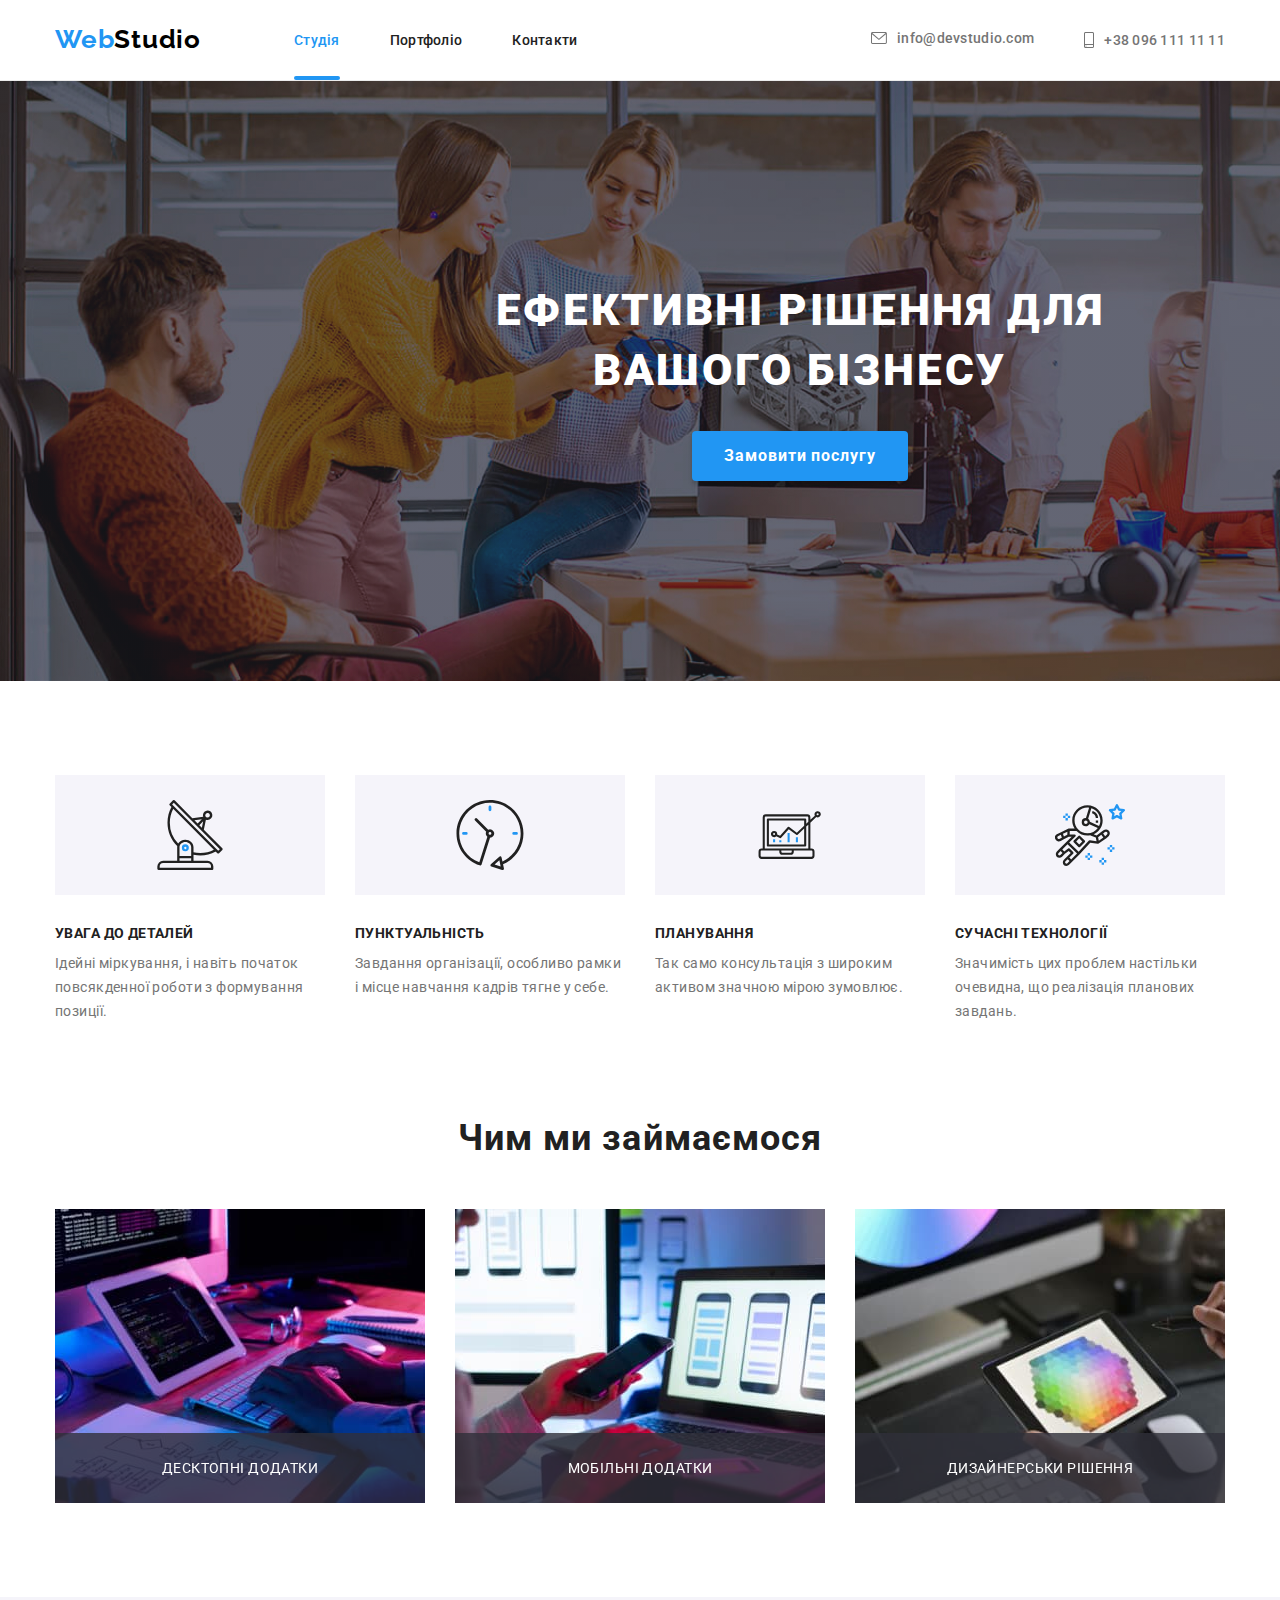
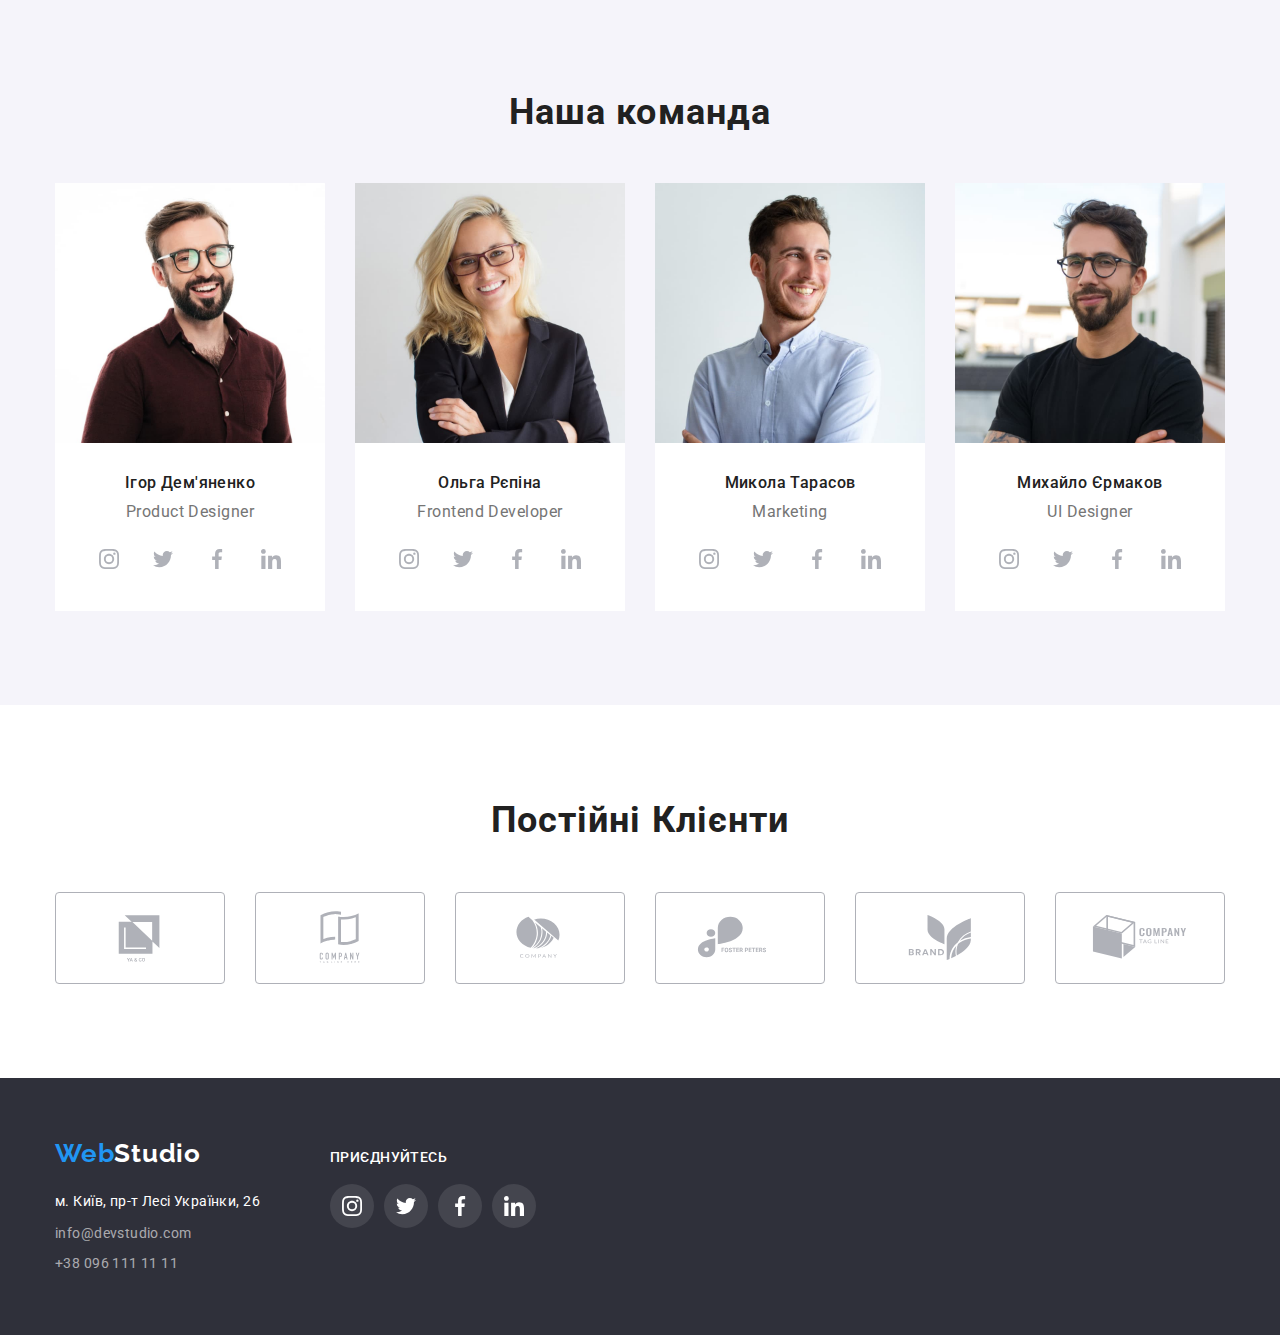
<file: index.html>
<!DOCTYPE html>
<html lang="uk">
  <head>
    <meta charset="UTF-8" />
    <meta http-equiv="X-UA-Compatible" content="IE=edge" />
    <meta name="viewport" content="width=device-width, initial-scale=1.0" />
    <link rel="preconnect" href="https://fonts.googleapis.com" />
    <link rel="preconnect" href="https://fonts.gstatic.com" crossorigin />
    <link
      href="https://fonts.googleapis.com/css2?family=Raleway:wght@700&family=Roboto:wght@400;500;700;900&display=swap"
      rel="stylesheet"
    />
    <link rel="stylesheet" href="https://cdnjs.cloudflare.com/ajax/libs/modern-normalize/1.1.0/modern-normalize.min.css"/>
    <link rel="stylesheet" href="./css/styles.css" />
    <title>Document</title>
  </head>
  <body>
    <header class="header">
      <div class="container header-container">
        <!-- navigation -->
        <a class="logo link" href="./index.html"
          ><span class="logo-accent">Web</span>Studio</a
        >
        <nav class="navigation">
          <ul class="nav-list">
            <li><a class="nav-link link current" href="">Студія</a></li>
            <li>
              <a class="nav-link link" href="./portfolio.html">Портфоліо</a>
            </li>
            <li><a class="nav-link link" href="">Контакти</a></li>
          </ul>
        </nav>
        <!-- contacts -->
        <div>
          <ul class="contact-list list">
            <li>
                <a class="mail-link link" href="mailto:info@devstudio.com"
                  ><svg class="icon-mail" wight="16" height="12">
                    <use href="./images/symbol-defs.svg#icon-envelope">                  
                    </use>
                  </svg> info@devstudio.com</a
                >
            </li>
            <li>
                <a class="tel-link link" href="tel:+380961111111"
                  ><svg class="icon-tel" wight="16" height="10">
                    <use href="./images/symbol-defs.svg#icon-smartphone">                  
                    </use>
                  </svg> +38 096 111 11 11</a
                >
            </li>
          </ul>
        </div>
      </div>
    </header>
    <main>
      <!-- Hero -->
      <section class="hero">
        <div class="container">
            <h1 class="hero-title">Ефективні рішення для вашого бізнесу</h1>
            <button data-modal-open class="hero-btn-title" type="button">Замовити послугу</button>
        </div>
        <div class="hero-backdrop is-hidden" data-modal>
          <div class="hero-modal">
            <button data-modal-close class="btn-modal-close" type="button"></button>
          </div>
         
        </div>
        <!-- <a href="">Замовити послугу</a> -->
      </section>
      <section class="section">
        <!-- web studio features -->
        <!-- h2 hidden -->
        <div class="container">
        <h2 class="hidden">Особливості</h2>
          <ul class="features list">
            <li class="features-list">
              <div class="features-icon">
              <svg width="70" height="70">
                <use href="./images/symbol-defs.svg#icon-antenna" width="70" heigth="70"></use>
              </svg>
            </div>
              <h3 class="features-item">увага до деталей</h3>
              <p class="features-text">
                Ідейні міркування, і навіть початок повсякденної роботи з
                формування позиції.
              </p>
            </li>
            <li class="features-list">
              <div class="features-icon">
                <svg width="70" height="70">
                  <use href="./images/symbol-defs.svg#icon-clock" width="70" heigth="70"></use>
                </svg>
              </div>
              <h3 class="features-item">пунктуальність</h3>
              <p class="features-text">
                Завдання організації, особливо рамки і місце навчання кадрів тягне
                у себе.
              </p>
            </li>
            <li class="features-list">
              <div class="features-icon">
                <svg width="70" height="70">
                  <use href="./images/symbol-defs.svg#icon-diagram" width="70" heigth="70"></use>
                </svg>
              </div>
              <h3 class="features-item">планування</h3>
              <p class="features-text">
                Так само консультація з широким активом значною мірою зумовлює.
              </p>
            </li>
            <li class="features-list">
              <div class="features-icon">
                <svg width="70" height="70">
                  <use href="./images/symbol-defs.svg#icon-astronaut" width="70" heigth="70"></use>
                </svg>
              </div>
              <h3 class="features-item">СУЧАСНІ ТЕХНОЛОГІЇ</h3>
              <p class="features-text">
                Значимість цих проблем настільки очевидна, що реалізація планових
                завдань.
              </p>
            </li>
          </ul>
        </div>
        
      </section>
      <!-- services -->
      <section class="section about">
        <div class="container">
          <h2 class="title">Чим ми займаємося</h2>
          <ul class="service-list list">
            <li class="service-item">
              <img
                src="./images/img1.jpg"
                alt="Десктопні додатки"
                width="370"
                height="294"
              />
              <p class="service-text">ДЕСКТОПНІ ДОДАТКИ</p>
            </li>
            <li  class="service-item">
              <img
                src="./images/img2.jpg"
                alt="мобільні додатки"
                width="370"
                height="294"
              />
              <p class="service-text">МОБІЛЬНІ ДОДАТКИ</p>
            </li>
            <li  class="service-item">
              <img
                src="./images/img3.jpg"
                alt="дизайнерські рішення"
                width="370"
                height="294"
              />
              <p class="service-text">ДИЗАЙНЕРСЬКИ РІШЕННЯ</p>
            </li>
          </ul>
        </div>
        
      </section>
      <!-- our team -->
      <section class="team section">
        <div class="container">
          <h2 class="title">Наша команда</h2>
          <ul class="team-list list">
            <li>
              <img
                src="./images/igor.jpg"
                alt="Ігор Дем'яненко"
                width="270"
                height="260"
              />
              <div class="team-item">
                <h3 class="team-member">Ігор Дем'яненко</h3>
                <p class="team-spec" lang="en">Product Designer</p>
                <ul class="team-social-list list">
                  <li class="team-social-item">
                    <a class="team-social-link link" href="#">
                      <svg class="team-cosial-icon" width="20" height="20">
                        <use href="./images/symbol-defs.svg#icon-instagram"></use>
                      </svg>
                    </a>
                      
                  </li>
                  <li class="team-social-item">
                    <a class="team-social-link" href="#">
                      <svg class="team-cosial-icon" width="20" height="20">
                        <use href="./images/symbol-defs.svg#icon-twitter"></use>
                      </svg>
                    </a>
                    
                  </li>
                  <li class="team-social-item">
                    <a class="team-social-link" href="#">
                      <svg class="team-cosial-icon" width="20" height="20">
                        <use href="./images/symbol-defs.svg#icon-facebook"></use>
                      </svg>
                    </a>
                    
                  </li>
                  <li class="team-social-item">
                    <a class="team-social-link" href="#">
                      <svg class="team-cosial-icon" width="20" height="20">
                        <use href="./images/symbol-defs.svg#icon-linkedin"></use>
                      </svg>
                    </a>
                  </li>
                </ul>
              </div>
            </li>
            <li>
              <img
                src="./images/olga.jpg"
                alt="Ольга Рєпіна"
                width="270"
                height="260"
              />
              <div class="team-item">
                <h3 class="team-member">Ольга Рєпіна</h3>
                <p class="team-spec" lang="en">Frontend Developer</p>
                <ul class="team-social-list list">
                  <li class="team-social-item">
                    <a class="team-social-link link" href="#">
                      <svg class="team-cosial-icon" width="20" height="20">
                        <use href="./images/symbol-defs.svg#icon-instagram"></use>
                      </svg>
                    </a>
                      
                  </li>
                  <li class="team-social-item">
                    <a class="team-social-link" href="#">
                      <svg class="team-cosial-icon" width="20" height="20">
                        <use href="./images/symbol-defs.svg#icon-twitter"></use>
                      </svg>
                    </a>
                    
                  </li>
                  <li class="team-social-item">
                    <a class="team-social-link" href="#">
                      <svg class="team-cosial-icon" width="20" height="20">
                        <use href="./images/symbol-defs.svg#icon-facebook"></use>
                      </svg>
                    </a>
                    
                  </li>
                  <li class="team-social-item">
                    <a class="team-social-link" href="#">
                      <svg class="team-cosial-icon" width="20" height="20">
                        <use href="./images/symbol-defs.svg#icon-linkedin"></use>
                      </svg>
                    </a>
                  </li>
                </ul>
              </div>
            </li>
            <li>
              <img
                src="./images/nikolay.jpg"
                alt="Микола Тарасов"
                width="270"
                height="260"
              />
              <div class="team-item">
                <h3 class="team-member">Микола Тарасов</h3>
                <p class="team-spec" lang="en">Marketing</p>
                <ul class="team-social-list list">
                  <li class="team-social-item">
                    <a class="team-social-link link" href="#">
                      <svg class="team-cosial-icon" width="20" height="20">
                        <use href="./images/symbol-defs.svg#icon-instagram"></use>
                      </svg>
                    </a>
                      
                  </li>
                  <li class="team-social-item">
                    <a class="team-social-link" href="#">
                      <svg class="team-cosial-icon" width="20" height="20">
                        <use href="./images/symbol-defs.svg#icon-twitter"></use>
                      </svg>
                    </a>
                    
                  </li>
                  <li class="team-social-item">
                    <a class="team-social-link" href="#">
                      <svg class="team-cosial-icon" width="20" height="20">
                        <use href="./images/symbol-defs.svg#icon-facebook"></use>
                      </svg>
                    </a>
                    
                  </li>
                  <li class="team-social-item">
                    <a class="team-social-link" href="#">
                      <svg class="team-cosial-icon" width="20" height="20">
                        <use href="./images/symbol-defs.svg#icon-linkedin"></use>
                      </svg>
                    </a>
                  </li>
                </ul>
              </div>
            </li>
            <li>
              <img
                src="./images/mihail.jpg"
                alt="Михайло Єрмаков"
                width="270"
                height="260"
              />
              <div class="team-item">
                <h3 class="team-member">Михайло Єрмаков</h3>
                <p class="team-spec" lang="en">UI Designer</p>
                <ul class="team-social-list list">
                  <li class="team-social-item">
                    <a class="team-social-link link" href="#">
                      <svg class="team-cosial-icon" width="20" height="20">
                        <use href="./images/symbol-defs.svg#icon-instagram"></use>
                      </svg>
                    </a>
                      
                  </li>
                  <li class="team-social-item">
                    <a class="team-social-link" href="#">
                      <svg class="team-cosial-icon" width="20" height="20">
                        <use href="./images/symbol-defs.svg#icon-twitter"></use>
                      </svg>
                    </a>
                    
                  </li>
                  <li class="team-social-item">
                    <a class="team-social-link" href="#">
                      <svg class="team-cosial-icon" width="20" height="20">
                        <use href="./images/symbol-defs.svg#icon-facebook"></use>
                      </svg>
                    </a>
                    
                  </li>
                  <li class="team-social-item">
                    <a class="team-social-link" href="#">
                      <svg class="team-cosial-icon" width="20" height="20">
                        <use href="./images/symbol-defs.svg#icon-linkedin"></use>
                      </svg>
                    </a>
                  </li>
                </ul>
              </div>
            </li>
          </ul>
        </div>
      </section>
      <section class="section">
        <div class="container">
        <h2  class="title">Постійні Клієнти</h2>
        <ul class="clients-list">
          <li class="clients-item">
            <a class="clients-link" href="#">
              <svg class="client-logo" width="106" height="60">
                <use href="./images/symbol-defs.svg#icon-Logo1"></use>
              </svg>
            </a>
          </li>
          <li class="clients-item">
            <a class="clients-link" href="#">
              <svg class="client-logo" width="106" height="60">
                <use href="./images/symbol-defs.svg#icon-Logo2"></use>
              </svg>
            </a>
          </li>
          <li class="clients-item">
            <a class="clients-link" href="#">
              <svg class="client-logo" width="106" height="60">
                <use href="./images/symbol-defs.svg#icon-Logo3"></use>
              </svg>
            </a>
          </li>
          <li class="clients-item">
            <a class="clients-link" href="#">
              <svg class="client-logo" width="106" height="60">
                <use href="./images/symbol-defs.svg#icon-Logo4"></use>
              </svg>
            </a>
          </li>
          <li class="clients-item">
            <a class="clients-link" href="#">
              <svg class="client-logo" width="106" height="60">
                <use href="./images/symbol-defs.svg#icon-Logo5"></use>
              </svg>
            </a>
          </li>
          <li class="clients-item">
            <a class="clients-link" href="#">
              <svg class="client-logo" width="106" height="60">
                <use href="./images/symbol-defs.svg#icon-Logo6"></use>
              </svg>
            </a>
          </li>
        </ul>
      </div>
      </section>
    </main>
    <footer class="footer">
      <div class="container">
        <div class="footer-container">
          <div>
            <a class="logo-footer link" href="#"
            ><span class="logo-accent">Web</span>Studio</a>
          <address class="address">
            <ul class="address-footer-list list">
              <li><p class="footer-street">м. Київ, пр-т Лесі Українки, 26</p></li>
              <li>
                <a class="contact-footer link" href="mailto:info@devstudio.com"
                  >info@devstudio.com</a
                >
              </li>
              <li>
                <a class="contact-footer link" href="tel:+380961111111"
                  >+38 096 111 11 11</a
                >
              </li>
            </ul>
          </address>
          </div>
          <div class="footer-social">
              <h2 class="footer-social-title">ПРИЄДНУЙТЕСЬ</h2>
              <ul class="footer-social-list list">
                <li class="footer-social-item">
                  <a class="footer-social-link" href="#">
                    <svg class="footer-cosial-icon" width="20" height="20">
                      <use href="./images/symbol-defs.svg#icon-instagram"></use>
                    </svg>
                  </a>
                </li>
                <li class="footer-social-item">
                  <a class="footer-social-link" href="#">
                    <svg class="footer-cosial-icon" width="20" height="20">
                      <use href="./images/symbol-defs.svg#icon-twitter"></use>
                    </svg>
                  </a>
                </li>
                <li class="footer-social-item">
                  <a class="footer-social-link" href="#">
                    <svg class="footer-cosial-icon" width="20" height="20">
                      <use href="./images/symbol-defs.svg#icon-facebook"></use>
                    </svg>
                  </a>
                </li>
                <li class="footer-social-item">
                  <a class="footer-social-link" href="#">
                    <svg class="footer-cosial-icon" width="20" height="20">
                      <use href="./images/symbol-defs.svg#icon-linkedin"></use>
                    </svg>
                  </a>
                </li>
              </div>
              </ul>
          </div>
        </div> 
    </footer>
    <script src="./JS/modal.js"></script>
  </body>
</html>
</file>
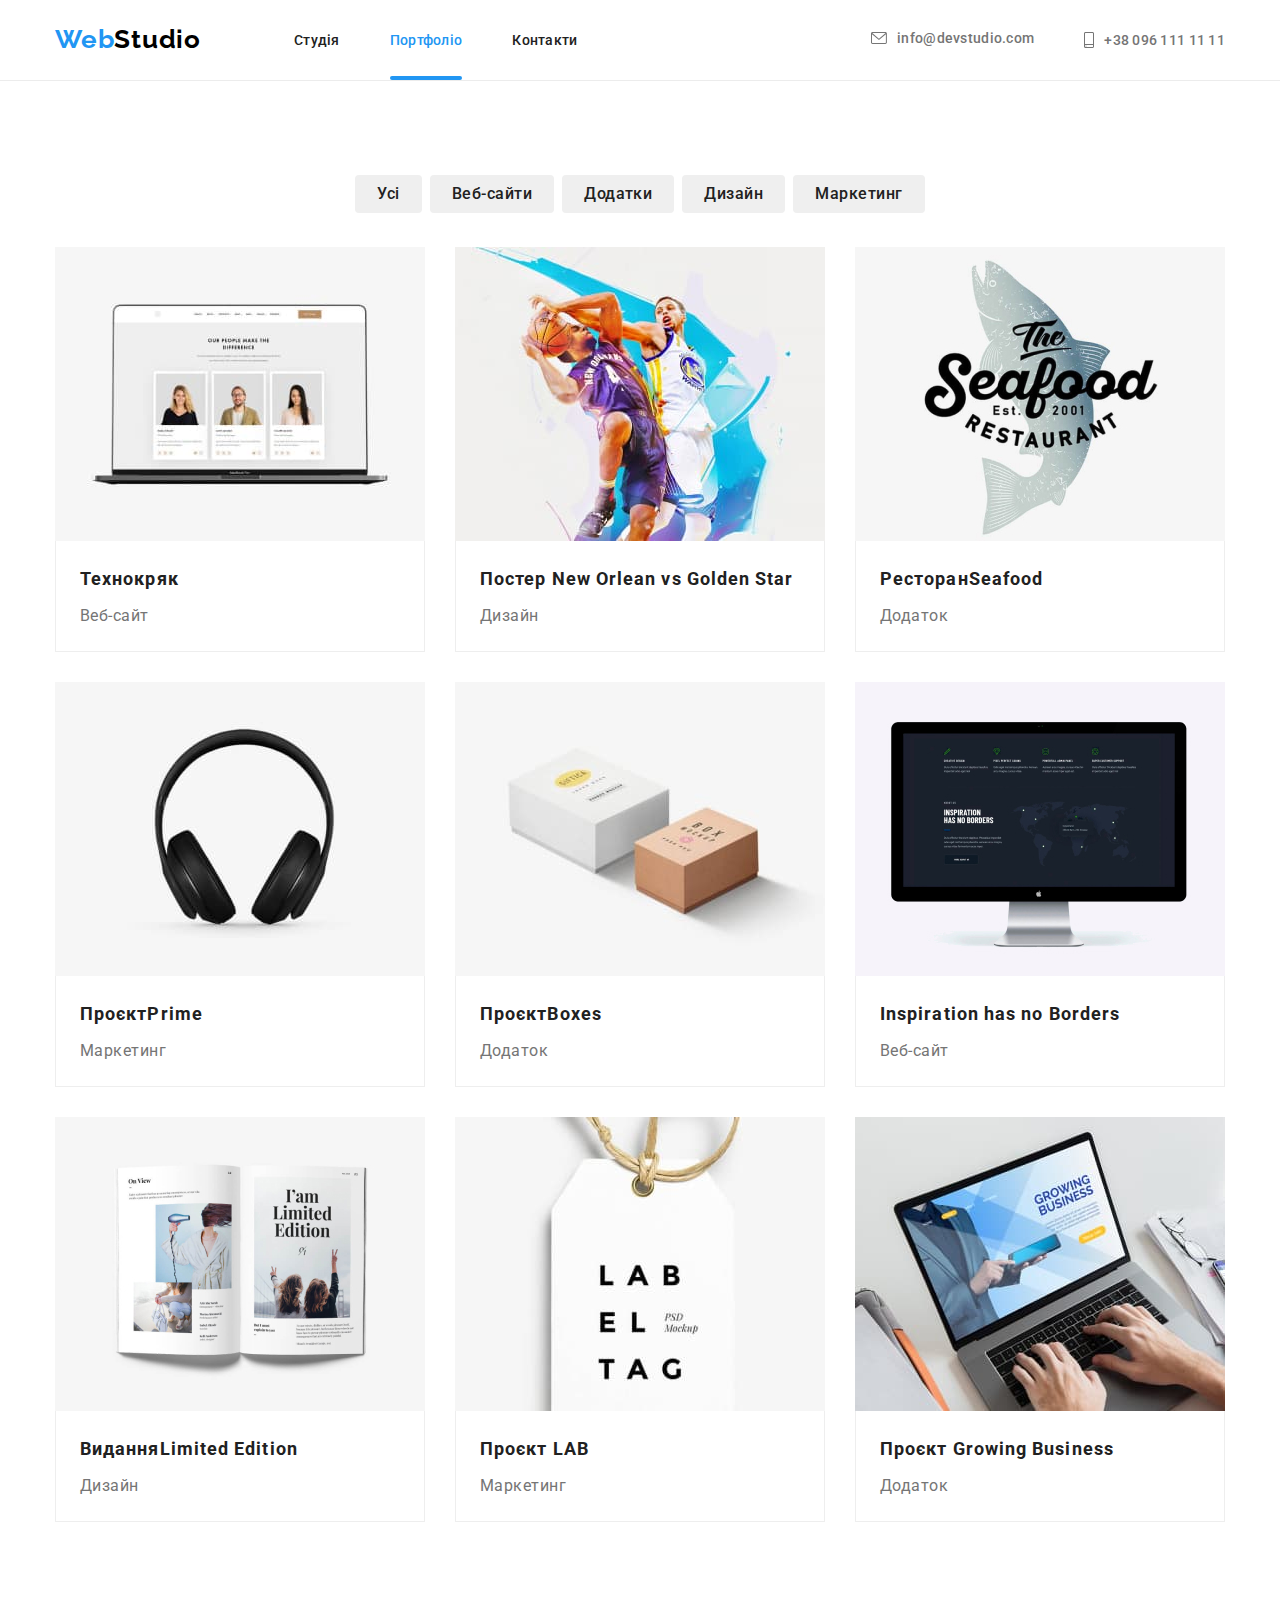
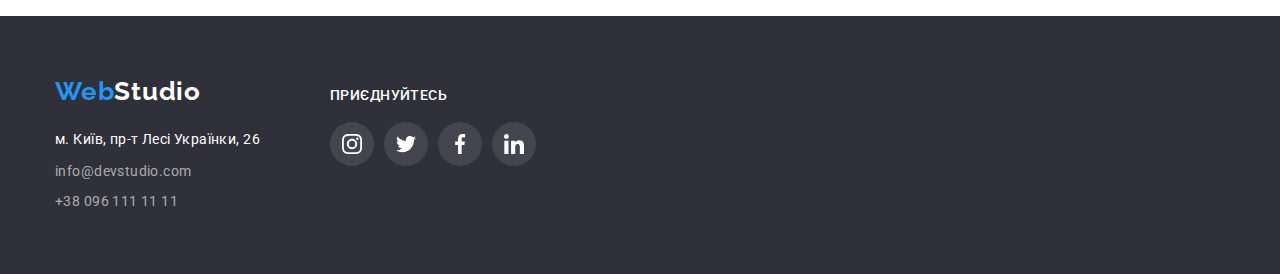
<file: portfolio.html>
<!DOCTYPE html>
<html lang="uk">
  <head>
    <meta charset="UTF-8" />
    <meta http-equiv="X-UA-Compatible" content="IE=edge" />
    <meta name="viewport" content="width=device-width, initial-scale=1.0" />
    <link rel="preconnect" href="https://fonts.googleapis.com" />
    <link rel="preconnect" href="https://fonts.gstatic.com" crossorigin />
    <link
      href="https://fonts.googleapis.com/css2?family=Raleway:wght@700&family=Roboto:wght@400;500;700;900&display=swap"
      rel="stylesheet"
    />
    <link rel="stylesheet" href="https://cdnjs.cloudflare.com/ajax/libs/modern-normalize/1.1.0/modern-normalize.min.css"/>
    <link rel="stylesheet" href="./css/styles.css" />
    <title>Document</title>
  </head>
  <body>
    <header class="header">
      <div class="container header-container">
        <!-- navigation -->
        <a class="logo link" href="./index.html"
          ><span class="logo-accent">Web</span>Studio</a
        >
        <nav class="navigation">
          <ul class="nav-list">
            <li><a class="nav-link link" href="./index.html">Студія</a></li>
            <li>
              <a class="nav-link link current" href="./portfolio.html">Портфоліо</a>
            </li>
            <li><a class="nav-link link" href="">Контакти</a></li>
          </ul>
        </nav>
        <!-- contacts -->
        <div>
          <ul class="contact-list list">
            <li>
                <a class="mail-link link" href="mailto:info@devstudio.com"
                  ><svg class="icon-mail" wight="16" height="12">
                    <use href="./images/symbol-defs.svg#icon-envelope">                  
                    </use>
                  </svg> info@devstudio.com</a
                >
            </li>
            <li>
                <a class="tel-link link" href="tel:+380961111111"
                  ><svg class="icon-tel" wight="16" height="10">
                    <use href="./images/symbol-defs.svg#icon-smartphone">                  
                    </use>
                  </svg> +38 096 111 11 11</a
                >
            </li>
          </ul>
        </div>
      </div>
    </header>
    <main>
      <section class="section">
        <div class="container">
        <h1 class="hidden">Портфоліо</h1>
        <ul class="button-list list">
          <li><button type="button" class="button-item">Усі</button></li>
          <li><button type="button" class="button-item">Веб-сайти</button></li>
          <li><button type="button" class="button-item">Додатки</button></li>
          <li><button type="button" class="button-item">Дизайн</button></li>
          <li><button type="button" class="button-item">Маркетинг</button></li>
        </ul>
        <ul class="portfolio-section list">
            <li class="porfolio-list">
              <a class="portfolio-link link" href="#">
                <div class="portfolio-thumb">
                  <img
                  src="./images/website-technohryak.jpg"
                  alt="Веб-сайт Технокряк"
                  width="370"
                  height="294"
                  />
                  <p class="portfolio-item-description">
                    Ресурс пропонує комплексні пропозиції з різним рівнем функціоналу та сервісів. Все це дозволить відвідувачу отримати вичерпні відомості про компанію чи приватну особу.
                  </p>
                </div>
                <div class="portfolio-item">
                  <h2 class="portfolio-name">Технокряк</h2>
                  <p class="portfolio-text">Веб-сайт</p>
                </div>
              </a>
            </li>
            <li>
              <a class="portfolio-link link" href="#">
                <div class="portfolio-thumb">
                <img
                  src="./images/poster-new-orlean.jpg"
                  alt="Дизайн. Постер New Orlean vs Golden Star"
                  width="370"
                  height="294"
                />
                  <p class="portfolio-item-description">
                    Ресурс пропонує комплексні пропозиції з різним рівнем функціоналу та сервісів. Все це дозволить відвідувачу отримати вичерпні відомості про компанію чи приватну особу.
                  </p>
                </div>
                <div class="portfolio-item">
                  <h2 class="portfolio-name">
                    Постер <span lang="en">New Orlean vs Golden Star</span>
                  </h2>
                  <p class="portfolio-text">Дизайн</p>
                </div>
              </a>
            </li>
            <li>
              <a class="portfolio-link link" href="#">
                <div class="portfolio-thumb">
                <img
                  src="./images/seafood.jpg"
                  alt="Додаток. Ресторан Seafood"
                  width="370"
                  height="294"
                />
                  <p class="portfolio-item-description">
                    Ресурс пропонує комплексні пропозиції з різним рівнем функціоналу та сервісів. Все це дозволить відвідувачу отримати вичерпні відомості про компанію чи приватну особу.
                  </p>
                </div>
                <div class="portfolio-item">
                  <h2 class="portfolio-name">
                    Ресторан<span lang="en">Seafood</span>
                  </h2>
                  <p class="portfolio-text">Додаток</p>
                </div>
              </a>
            </li>
            <li>
              <a class="portfolio-link link" href="#">
                <div class="portfolio-thumb">
                <img
                  src="./images/project-prime.jpg"
                  alt="Маркетинг. Проєкт Prime"
                  width="370"
                  height="294"
                />
                <p class="portfolio-item-description">
                    Ресурс пропонує комплексні пропозиції з різним рівнем функціоналу та сервісів. Все це дозволить відвідувачу отримати вичерпні відомості про компанію чи приватну особу.
                </p>
                </div>
                <div class="portfolio-item">
                  <h2 class="portfolio-name">Проєкт<span lang="en">Prime</span></h2>
                  <p class="portfolio-text">Маркетинг</p>
                </div>
              </a>
            </li>
            <li>
              <a class="portfolio-link link" href="#">
                <div class="portfolio-thumb">
                <img
                  src="./images/project-boxes.jpg"
                  alt="Додаток. Проєкт Boxes"
                  width="370"
                  height="294"
                />
                  <p class="portfolio-item-description">
                    Ресурс пропонує комплексні пропозиції з різним рівнем функціоналу та сервісів. Все це дозволить відвідувачу отримати вичерпні відомості про компанію чи приватну особу.
                  </p>
                </div>
                
                <div class="portfolio-item">
                  <h2 class="portfolio-name">Проєкт<span lang="en">Boxes</span></h2>
                  <p class="portfolio-text">Додаток</p>
                </div>
                
              </a>
            </li>
            <li>
              <a class="portfolio-link link" href="#">
                <div class="portfolio-thumb">
                <img
                  src="./images/inspiration-has-no-borders.jpg"
                  alt="Веб-сайт. Inspiration has no Borders"
                  width="370"
                  height="294"
                />
                <p class="portfolio-item-description">
                    Ресурс пропонує комплексні пропозиції з різним рівнем функціоналу та сервісів. Все це дозволить відвідувачу отримати вичерпні відомості про компанію чи приватну особу.
                </p>
                </div>
                
                <div class="portfolio-item">
                  <h2 class="portfolio-name" lang="en">Inspiration has no Borders</h2>
                <p class="portfolio-text">Веб-сайт</p>
                </div>
              </a>
            </li>
            <li>
              <a class="portfolio-link link" href="#">
                <div class="portfolio-thumb">
                <img
                  src="./images/design-limited-edition.jpg"
                  alt="Дизайн. Видання Limited Edition"
                  width="370"
                  height="294"
                />
                  <p class="portfolio-item-description">
                    Ресурс пропонує комплексні пропозиції з різним рівнем функціоналу та сервісів. Все це дозволить відвідувачу отримати вичерпні відомості про компанію чи приватну особу.
                  </p>
                </div>
                
                <div class="portfolio-item">
                  <h2 class="portfolio-name">
                    Видання<span lang="en">Limited Edition</span>
                  </h2>
                  <p class="portfolio-text">Дизайн</p>
                </div>
                
              </a>
            </li>
            <li>
              <a class="portfolio-link link" href="#">

                <div class="portfolio-thumb">
                <img
                  src="./images/project-lab.jpg"
                  alt="Маркетинг. Проєкт LAB"
                  width="370"
                  height="294"
                />
                <p class="portfolio-item-description">
                    Ресурс пропонує комплексні пропозиції з різним рівнем функціоналу та сервісів. Все це дозволить відвідувачу отримати вичерпні відомості про компанію чи приватну особу.
                </p>
                </div>
                
                <div class="portfolio-item">
                  <h2 class="portfolio-name">Проєкт<span lang="en"> LAB</span></h2>
                  <p class="portfolio-text">Маркетинг</p>
                </div>
                
              </a>
            </li>
            <li>
              <a class="portfolio-link link" href="#">
                <div class="portfolio-thumb">
                <img
                  src="./images/growing-business.jpg"
                  alt="Додаток. Growing Business"
                  width="370"
                  height="294"
                />
                  <p class="portfolio-item-description">
                    Ресурс пропонує комплексні пропозиції з різним рівнем функціоналу та сервісів. Все це дозволить відвідувачу отримати вичерпні відомості про компанію чи приватну особу.
                  </p>
                </div>
                
                <div class="portfolio-item">
                  <h2 class="portfolio-name" lang="en">Проєкт Growing Business</h2>
                  <p class="portfolio-text">Додаток</p>
                </div>
                
              </a>
            </li>
        </ul>
      </div> 
      </section>
      
    </main>
    <footer class="footer">
      <div class="container">
        <div class="footer-container">
          <div>
            <a class="logo-footer link" href="#"
            ><span class="logo-accent">Web</span>Studio</a>
          <address class="address">
            <ul class="address-footer-list list">
              <li><p class="footer-street">м. Київ, пр-т Лесі Українки, 26</p></li>
              <li>
                <a class="contact-footer link" href="mailto:info@devstudio.com"
                  >info@devstudio.com</a
                >
              </li>
              <li>
                <a class="contact-footer link" href="tel:+380961111111"
                  >+38 096 111 11 11</a
                >
              </li>
            </ul>
          </address>
          </div>
          <div class="footer-social">
              <h2 class="footer-social-title">ПРИЄДНУЙТЕСЬ</h2>
              <ul class="footer-social-list list">
                <li class="footer-social-item">
                  <a class="footer-social-link" href="#">
                    <svg class="footer-cosial-icon" width="20" height="20">
                      <use href="./images/symbol-defs.svg#icon-instagram"></use>
                    </svg>
                  </a>
                </li>
                <li class="footer-social-item">
                  <a class="footer-social-link" href="#">
                    <svg class="footer-cosial-icon" width="20" height="20">
                      <use href="./images/symbol-defs.svg#icon-twitter"></use>
                    </svg>
                  </a>
                </li>
                <li class="footer-social-item">
                  <a class="footer-social-link" href="#">
                    <svg class="footer-cosial-icon" width="20" height="20">
                      <use href="./images/symbol-defs.svg#icon-facebook"></use>
                    </svg>
                  </a>
                </li>
                <li class="footer-social-item">
                  <a class="footer-social-link" href="#">
                    <svg class="footer-cosial-icon" width="20" height="20">
                      <use href="./images/symbol-defs.svg#icon-linkedin"></use>
                    </svg>
                  </a>
                </li>
              </div>
              </ul>
          </div>
        </div> 
    </footer>
  </body>
</html>
</file>
<file: css/styles.css>
/* цвет заголовка #212121 */
/* цвет текста #757575 */
/* цвет акцента  #2196F3*/
/* фон героя and footer #2F303A #2F303A */
/* background color #FFFFFF */
/* background-color-comanda #F5F4FA */
/* background-color=header #FFFFFF */
/* background=color=portfolio #FFFFFF */
/* botton color #F5F4FA */
/* color-header-border == #ECECEC */
/* our clients color #AFB1B8 */

/* FONTS */
/* logo == Raleway 700 */
/* header == Roboto 500 */
/* hero h1 ==Roboto 900 */
/* hero btn Roboto 700 */
/* h2,h3 == Roboto 700 */
/* <p>,adress ==Roboto 400,500 */
:root {
  --accent-color: #2196f3;
  --background-color: #ffffff;
  --background-color-comanda: #f5f4fa;
  --text-color: #757575;
  --color-title: #212121;
  --background-color-hero-footer: #2f303a;
  --color-text-hero: #ffffff;
  --color-logo-header: #000000;
  --color-text-footer: #ffffff;
  --color-button: #f5f4fa;
  --color-button-active: #2196f3;
  --color-button-text: #212121;
  --color-button-text-active: #ffffff;
  --btn-active: #188ce8;
  --link-color: #afb1b8;
}

*,
*::before,
*::after {
  box-sizing: border-box;
}

h1,
h2,
h3,
h4,
h5,
h6,
p {
  margin: 0;
}
img {
  display: block;
}

ul {
  list-style: none;
  margin: 0;
  padding: 0;
}
body {
  font-family: "Roboto", sans-serif;
  font-weight: 400;
  font-size: 14px;
  /* line-height: 1.72; */
  letter-spacing: 0.03em;
  color: var(--text-color);
  background-color: var(--background-color);
}
.link {
  text-decoration: none;
}
.list {
  list-style-type: none;
}

.section {
  padding-top: 94px;
  padding-bottom: 94px;
}

.section.about {
  padding-top: 0;
}

/* LOGO */

.logo {
  margin-right: 93px;
  margin-top: 24px;
  margin-bottom: 25px;

  font-family: "Raleway";
  font-style: normal;
  font-weight: 700;
  font-size: 26px;
  line-height: 1.2;
  letter-spacing: 0.03em;
  color: var(--color-logo-header);
}
.logo-accent {
  color: var(--accent-color);
}

/* Header navigation */

.header-container {
  display: flex;
  align-items: center;
}
.container {
  width: 1200px;
  padding-left: 15px;
  padding-right: 15px;
  /* outline: 2px solid red; */
  margin: 0 auto;
}

.header {
  background-color: var(--background-color);
  border-bottom: 1px solid #ececec;
}

.navigation {
  margin-right: auto;
}

.contact-list {
  display: flex;
  justify-content: flex-end;
  margin-left: auto;
}

.contact-list > li:not(:last-child) {
  margin-right: 50px;
}

.nav-list {
  display: flex;
  gap: 50px;
}
.nav-link {
  position: relative;
  display: block;
  font-weight: 500;
  font-size: 14px;
  line-height: 1.15;
  letter-spacing: 0.02em;
  color: var(--color-title);
  transition-property: color;
  transition: color 250ms cubic-bezier(0.4, 0, 0.2, 1);

  padding-top: 32px;
  padding-bottom: 32px;
}

.nav-link:hover,
.nav-link:focus {
  color: var(--accent-color);
}

.current {
  color: var(--accent-color);
}

.nav-link.current::after {
  position: absolute;
  content: "";
  display: block;
  width: 100%;
  height: 4px;
  border-radius: 2px;
  background-color: var(--accent-color);
  bottom: 0;
  left: 0;
}

.mail-link,
.tel-link {
  display: flex;
  align-items: center;
  font-weight: 500;
  font-size: 14px;
  line-height: 1.15px;
  letter-spacing: 0.02em;
  color: var(--text-color);
  transition-property: color;
  transition: color 250ms cubic-bezier(0.4, 0, 0.2, 1);
}

.icon-mail {
  display: inline-flex;
  margin-right: 10px;
  width: 16px;
  height: 12px;
  fill: currentColor;
}

.icon-tel {
  display: inline-flex;
  margin-right: 10px;
  width: 10px;
  height: 16px;
  fill: currentColor;
}

.mail-link:hover,
.mail-link:focus,
.tel-link:hover,
.tel-link:focus {
  color: var(--accent-color);
}

.icon {
  display: inline-flex;
}

/* HERO */

.hero {
  color: var(--color-text-hero);
  background-color: var(--background-color-hero-footer);
  text-align: center;
  margin: 0 auto;
  padding-bottom: 200px;
  padding-top: 200px;
  background-image: linear-gradient(
      rgba(47, 48, 58, 0.4),
      rgba(47, 48, 58, 0.4)
    ),
    url(../images/bg_Img.jpg);
  width: 1600px;
  background-repeat: no-repeat;
  background-position: center;
  background-size: cover;
}

.hero-title {
  max-width: 696px;
  margin: 0 auto;
  margin-bottom: 30px;
  font-weight: 900;
  font-size: 44px;
  line-height: 1.36;
  letter-spacing: 0.06em;
  text-transform: uppercase;
}

.hero-btn-title {
  height: 50px;

  padding: 10px 32px 10px 32px;
  box-shadow: 0px 4px 4px rgba(0, 0, 0, 0.15);
  border-radius: 4px;

  font-family: inherit;
  font-weight: 700;
  font-size: 16px;
  line-height: 1.88;
  align-items: center;
  text-align: center;
  letter-spacing: 0.06em;
  color: var(--color-text-hero);
  background-color: var(--accent-color);
  border: none;
  cursor: pointer;
  transition-property: background-color;
  transition: background-color 250ms cubic-bezier(0.4, 0, 0.2, 1);
}

.hero-btn-title:hover,
.hero-btn-title:focus {
  background-color: var(--btn-active);
}

.hero-backdrop {
  position: fixed;
  top: 0;
  left: 0;

  width: 100%;
  height: 100%;
  background-color: rgba(0, 0, 0, 0.2);
}

.hero-backdrop.is-hidden {
  opacity: 0;
  pointer-events: none;
}

.hero-modal {
  position: absolute;
  top: 50%;
  left: 50%;
  transform: translate(-50%, -50%);

  width: 528px;
  height: 581px;
  background-color: #ffffff;
  box-shadow: 0px 1px 3px rgba(0, 0, 0, 0.12), 0px 1px 1px rgba(0, 0, 0, 0.14),
    0px 2px 1px rgba(0, 0, 0, 0.2);
  border-radius: 4px;
}

.btn-modal-close {
  position: absolute;
  top: 8px;
  right: 8px;
  width: 30px;
  height: 30px;
  background-image: url(../images/close.jpg);
  background-repeat: no-repeat;
  background-position: center;
  border: 1px solid rgba(0, 0, 0, 0.1);
  border-radius: 50%;
}

/* Features */

.hidden {
  position: absolute;
  white-space: nowrap;
  width: 1px;
  height: 1px;
  overflow: hidden;
  border: 0;
  padding: 0;
  clip: rect(0 0 0 0);
  clip-path: inset(50%);
  margin: -1px;
}

.features {
  display: flex;
  gap: 30px;
}

.features-list {
  flex-basis: calc((100% - 90px) / 4);
}

.features-icon {
  display: flex;
  padding-left: 100px;
  padding-right: 100px;
  padding-top: 25px;
  padding-bottom: 25px;
  margin-bottom: 30px;
  height: 120px;
  background-color: #f5f4fa;
}

.features-item {
  display: inline-block;
  margin-bottom: 10px;
  font-weight: 700;
  font-size: 14px;
  text-transform: uppercase;
  line-height: 1.15;
  letter-spacing: 0.03em;
  color: var(--color-title);
}
.features-text {
  width: 270px;
  line-height: 1.72;
}

/* Services */

.title {
  margin-bottom: 50px;
  font-weight: 700;
  font-size: 36px;
  line-height: 1.17;
  text-align: center;
  letter-spacing: 0.03em;
  color: var(--color-title);
}

.service-list {
  display: flex;
  gap: 30px;
}

.service-item {
  position: relative;
}

.service-text {
  position: absolute;
  width: 370px;
  padding-top: 27px;
  padding-bottom: 27px;
  text-align: center;
  justify-content: center;

  color: rgba(255, 255, 255, 1);
  background-color: rgba(47, 48, 58, 0.8);
}

.service-item .service-text {
  left: 0;
  bottom: 0;
}

/* TEAM */

.team {
  padding-top: 94px;
  padding-bottom: 94px;
  background-color: var(--background-color-comanda);
}

.team-list {
  display: flex;
  gap: 30px;
}

.team-list > li {
  flex-basis: calc((100% - 90px) / 4);
  background-color: var(--background-color);
}

.team-member {
  margin-bottom: 10px;
  font-weight: 500;
  font-size: 16px;
  line-height: 1.19;
  text-align: center;
  color: var(--color-title);
}
.team-spec {
  font-size: 16px;
  line-height: 1.19;
  text-align: center;
  letter-spacing: 0.03em;
  margin-bottom: 16px;
}

.team-social-list {
  display: flex;
  justify-content: center;
  gap: 10px;
}

.team-social-item {
  width: 44px;
  height: 44px;
}

.team-social-link {
  width: 100%;
  height: 100%;
  border-radius: 50%;
  display: flex;
  align-items: center;
  justify-content: center;
  color: var(--link-color);
  transition: color 250ms cubic-bezier(0.4, 0, 0.2, 1),
    background-color 250ms cubic-bezier(0.4, 0, 0.2, 1);
}

.team-cosial-icon {
  fill: currentColor;
}

.team-social-link:hover,
.team-social-link:focus {
  background-color: var(--accent-color);
  color: var(--color-button-text-active);
}

.team-item {
  padding-top: 30px;
  padding-bottom: 30px;
}

.clients-list {
  display: flex;
  gap: 30px;
}

.clients-item {
  display: flex;
  width: calc((100% - 150px) / 6);
  height: 92px;
}

.clients-link {
  display: flex;
  width: 100%;
  height: 100%;
  border: 1px solid rgba(175, 177, 184, 1);
  border-radius: 4px;
  align-items: center;
  justify-content: center;
  color: var(--link-color);
  transition-property: border;
  transition: border 250ms cubic-bezier(0.4, 0, 0.2, 1);
}

.client-logo {
  fill: currentColor;
  transition-property: fill;
  transition: fill 250ms cubic-bezier(0.4, 0, 0.2, 1);
}

.clients-link:hover {
  border: 1px solid var(--accent-color);
}

.clients-link:focus {
  border: 1px solid var(--accent-color);
}

.clients-link:hover .client-logo,
.clients-link:focus .client-logo {
  fill: var(--accent-color);
}
/* FOOTER */
.footer {
  background-color: var(--background-color-hero-footer);
  margin: 0 auto;
  padding-top: 60px;
  padding-bottom: 60px;
  display: flex;
}

.address {
  font-style: normal;
}
.logo-footer {
  margin-bottom: 20px;

  display: inline-block;
  font-family: "Raleway";
  font-style: normal;
  font-weight: 700;
  font-size: 26px;
  line-height: 1.19;
  letter-spacing: 0.03em;
  color: var(--color-text-hero);
}

.footer-street {
  margin-bottom: 9px;

  font-style: normal;
  font-size: 14px;
  line-height: 1.72;
  letter-spacing: 0.03em;
  color: #ffffff;
}

.contact-footer {
  font-size: 14px;
  line-height: 1.71;
  letter-spacing: 0.03em;
  color: rgba(255, 255, 255, 0.6);
  transition-property: color;
  transition: color 250ms cubic-bezier(0.4, 0, 0.2, 1);
}

.address-footer-list > li:not(:last-child) {
  margin-bottom: 6px;
}

.contact-footer:hover,
.contact-footer:focus {
  color: var(--accent-color);
}

.mail-link-footer {
  transition-property: color;
  transition: color 250ms cubic-bezier(0.4, 0, 0.2, 1);
}

.tel-link-footer {
  transition-property: color;
  transition: color 250ms cubic-bezier(0.4, 0, 0.2, 1);
}

.mail-link-footer:hover,
.mail-link-footer:focus,
.tel-link-footer:hover,
.tel-link-footer:focus {
  color: var(--accent-color);
}

.footer-container {
  display: flex;
  align-items: baseline;
}

.footer-social-title {
  margin-bottom: 20px;
  font-family: Roboto;
  font-weight: 500;
  font-size: 14px;
  line-height: 16px;
  line-height: 100%;
  vertical-align: Top;
  color: #ffffff;
}

.footer-social {
  display: inline-block;
  /* width: 206px;
  height: 80px; */
  margin-left: 70px;
}

.footer-social-list {
  display: flex;
  gap: 10px;
}

.footer-social-item {
  width: 44px;
  height: 44px;
  border-radius: 50%;
  background-color: rgba(255, 255, 255, 0.1);
}

.footer-social-link:hover,
.footer-social-link:focus {
  background-color: var(--accent-color);
}

.footer-social-link {
  display: flex;
  width: 100%;
  height: 100%;
  border-radius: 50%;
  /* border-radius: 4px; */
  align-items: center;
  justify-content: center;
  color: #ffffff;
  transition-property: background-color;
  transition: background-color 250ms cubic-bezier(0.4, 0, 0.2, 1);
}

.footer-cosial-icon {
  fill: currentColor;
}

/* Portfolio */

.button-list {
  list-style-type: none;
  display: flex;
  justify-content: center;
  margin: 0 auto;
  margin-bottom: 34px;
  gap: 8px;
}
.button-item {
  padding: 6px 22px;
  /* margin-bottom: 34px; */
  height: 38px;
  font-family: inherit;
  font-weight: 500;
  font-size: 16px;
  line-height: 1.63;
  text-align: center;
  letter-spacing: 0.03em;
  color: var(--color-title);
  background-color: F5F4FA;
  border-radius: 4px;
  border: none;
  cursor: pointer;
  transition: background-color 250ms cubic-bezier(0.4, 0, 0.2, 1),
    box-shadow 250ms cubic-bezier(0.4, 0, 0.2, 1),
    color 250ms cubic-bezier(0.4, 0, 0.2, 1);
}
.button-item:active,
.button-item:hover,
.button-item:focus {
  background-color: var(--color-button-active);
  color: var(--color-button);
  box-shadow: 0px 3px 1px rgba(0, 0, 0, 0.1), 0px 1px 2px rgba(0, 0, 0, 0.08),
    0px 2px 2px rgba(0, 0, 0, 0.12);
}
.portfolio-section {
  list-style-type: none;
  display: flex;
  flex-wrap: wrap;
  justify-content: center;
  gap: 30px;
}

.portfolio-section > li {
  flex-basis: calc((100% - 60px) / 3);
}

/* .porfolio-list {
  position: relative;
} */

.portfolio-link {
  /* position: relative; */
  /* width: 370px;
  height: 294px; */
  display: block;
  transition: box-shadow 250ms cubic-bezier(0.4, 0, 0.2, 1);
}
.portfolio-link:hover,
.portfolio-link:focus {
  box-shadow: 0px 4px 4px 0px rgba(0, 0, 0, 0.25);
}

.portfolio-thumb {
  position: relative;
  overflow: hidden;
}

.portfolio-item {
  padding: 20px 24px;
  border-bottom: 1px solid #eeeeee;
  border-left: 1px solid #eeeeee;
  border-right: 1px solid #eeeeee;
}

.portfolio-item-description {
  position: absolute;
  width: 100%;
  height: 100%;
  padding: 63px 24px;
  text-align: center;
  left: 0;
  top: 0;
  transform: translateY(100%);

  font-family: Roboto;
  font-weight: 400;
  font-size: 18px;
  line-height: 1.33;
  color: #ffffff;
  background-color: rgba(33, 150, 243, 0.9);
  transition: transform 250ms cubic-bezier(0.4, 0, 0.2, 1);
}

.portfolio-link:hover .portfolio-item-description {
  transform: translateY(0);
}

.portfolio-name {
  margin-bottom: 4px;

  font-weight: 700;
  font-size: 18px;
  line-height: 2;
  letter-spacing: 0.06em;
  color: var(--color-title);
}

.portfolio-text {
  font-size: 16px;
  line-height: 1.88;
  letter-spacing: 0.03em;
  color: var(--text-color);
}
</file>
